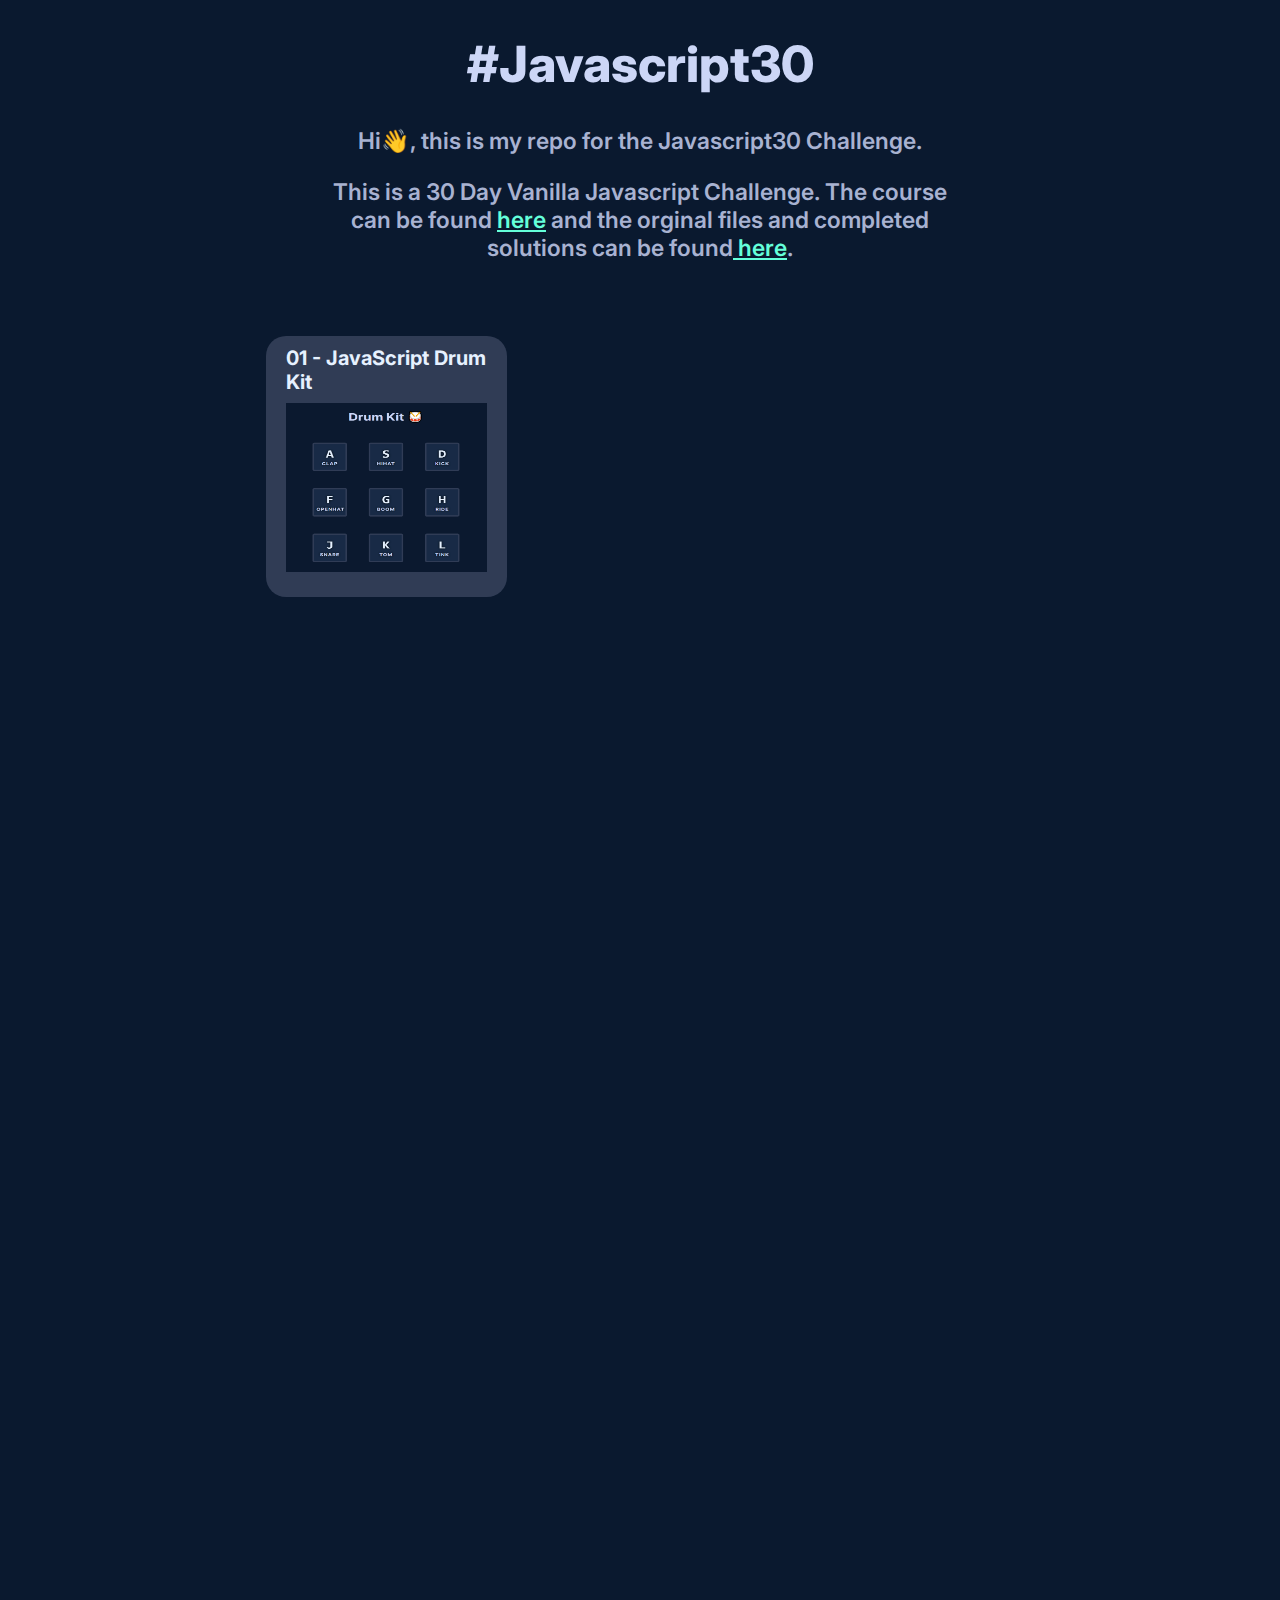
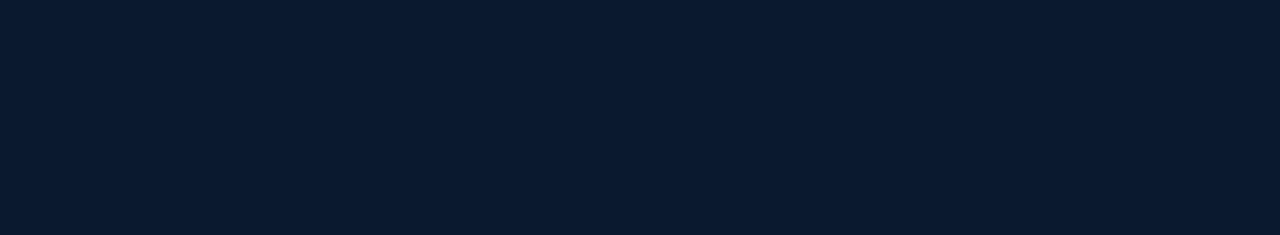
<file: index.html>
<!DOCTYPE html>
<html lang="en">

<head>
    <meta charset="UTF-8">
    <meta name="viewport" content="width=device-width, initial-scale=1.0">
    <title>Javascript 30 Challenge</title>
    <link rel="stylesheet" href="assets/css/style.css" />
</head>

<body>
    <header class="container">
        <h1>#Javascript30</h1>
        <p>Hi👋, this is my repo for the Javascript30 Challenge.</p>
        <p>This is a 30 Day Vanilla Javascript Challenge.
            The course can be found <a href="https://javascript30.com/">here</a> and the orginal files and completed
            solutions can be found<a href="https://github.com/wesbos/JavaScript30"> here</a>.</p>
    </header>
    <div class="parent grid-exercises">
        <div class="excercise">
            <a href="exercises/01 - JavaScript Drum Kit/index.html">01 - JavaScript Drum Kit</a>
            <img alt="gif" src="assets/img/01.gif">
        </div>
    </div>

</body>

</html>
</file>
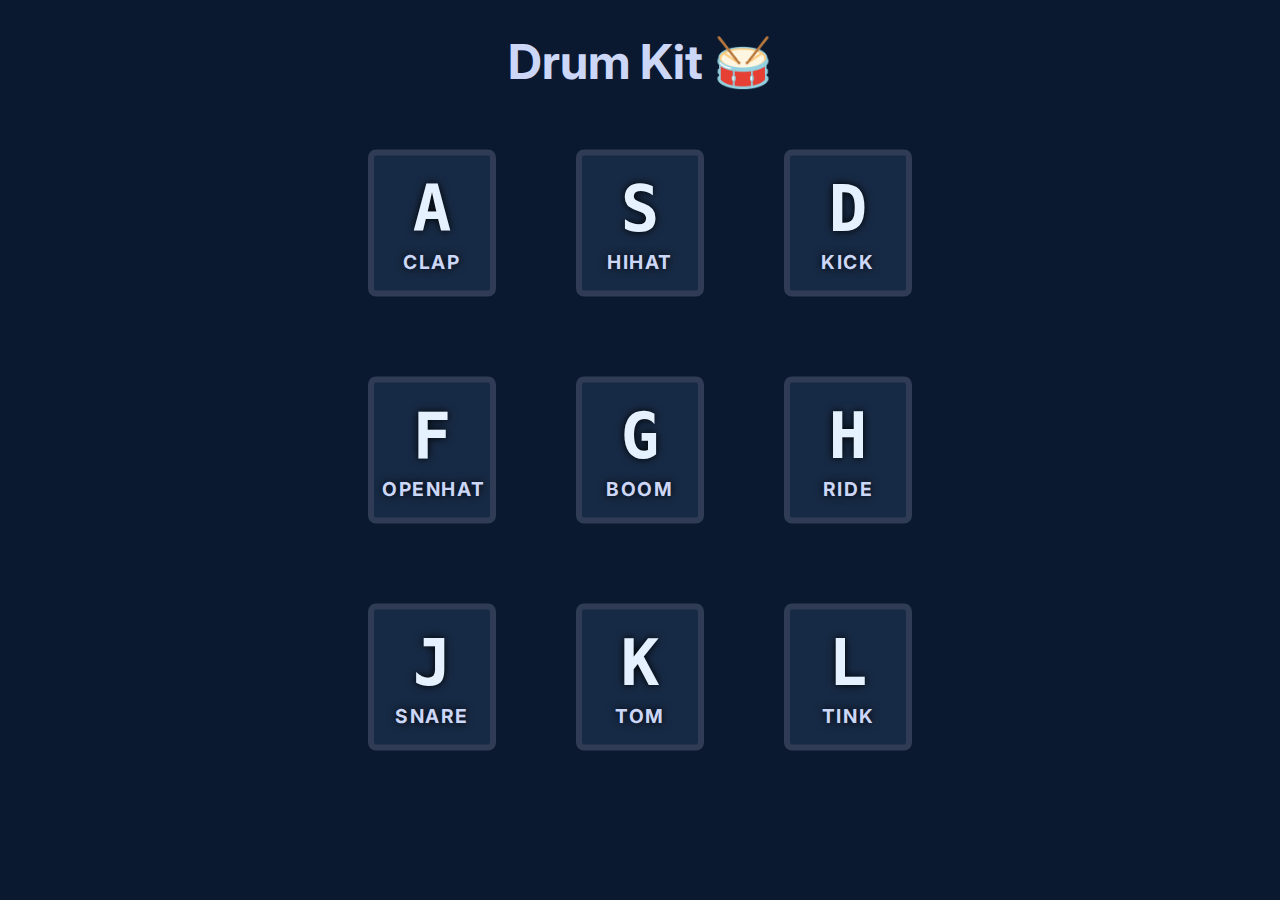
<file: exercises/01 - JavaScript Drum Kit/index.html>
<!DOCTYPE html>
<html lang="en">

<head>
  <meta charset="UTF-8">
  <title>JS Drum Kit</title>
  <link rel="stylesheet" href="style.css">
</head>

<body>
  <h1 class="title">Drum Kit 🥁</h1>
  <div class="keys">
    <div data-key="65" class="key">
      <kbd>A</kbd>
      <span class="sound">clap</span>
    </div>
    <div data-key="83" class="key">
      <kbd>S</kbd>
      <span class="sound">hihat</span>
    </div>
    <div data-key="68" class="key">
      <kbd>D</kbd>
      <span class="sound">kick</span>
    </div>
    <div data-key="70" class="key">
      <kbd>F</kbd>
      <span class="sound">openhat</span>
    </div>
    <div data-key="71" class="key">
      <kbd>G</kbd>
      <span class="sound">boom</span>
    </div>
    <div data-key="72" class="key">
      <kbd>H</kbd>
      <span class="sound">ride</span>
    </div>
    <div data-key="74" class="key">
      <kbd>J</kbd>
      <span class="sound">snare</span>
    </div>
    <div data-key="75" class="key">
      <kbd>K</kbd>
      <span class="sound">tom</span>
    </div>
    <div data-key="76" class="key">
      <kbd>L</kbd>
      <span class="sound">tink</span>
    </div>
  </div>

  <audio data-key="65" src="sounds/clap.wav"></audio>
  <audio data-key="83" src="sounds/hihat.wav"></audio>
  <audio data-key="68" src="sounds/kick.wav"></audio>
  <audio data-key="70" src="sounds/openhat.wav"></audio>
  <audio data-key="71" src="sounds/boom.wav"></audio>
  <audio data-key="72" src="sounds/ride.wav"></audio>
  <audio data-key="74" src="sounds/snare.wav"></audio>
  <audio data-key="75" src="sounds/tom.wav"></audio>
  <audio data-key="76" src="sounds/tink.wav"></audio>

  <script>
    function playSound(e) {
      const audio = document.querySelector(`audio[data-key="${e.keyCode}"]`)
      const key = document.querySelector(`.key[data-key="${e.keyCode}"]`)
      if (!audio) return
      audio.currentTime = 0; // rewind to start
      audio.play()
      key.classList.add('playing')
    }

    function removeTransition(e) {
      if (e.propertyName !== 'transform') return
      this.classList.remove('playing')
    }

    const keys = document.querySelectorAll('.key')
    keys.forEach(key => key.addEventListener('transitionend', removeTransition))

    window.addEventListener('keydown', playSound);
  </script>
</body>

</html>
</file>
<file: assets/css/style.css>
@import url("https://fonts.googleapis.com/css2?family=Inter:wght@400;500;600;700;800&family=Roboto:wght@400;500;700&display=swap");

* {
    box-sizing: border-box;
}

body {
    font-family: "Inter";
    font-size: 20px;
    padding: 0;
    margin: 0;
    background-color: #0a192f;
}

.container {
    margin: 0 auto;
    text-align: center;
    width: 50%;
}

.container a {
    color: #64ffda;
}

.container h1 {
    font-family: Inter;
    font-weight: 800;
    font-size: 50px;
    color: rgb(204, 214, 246);
}

.container p {
    font-family: Inter;
    font-weight: 600;
    font-size: 23px;
    color: #a8b2d1;
}

.parent {
    display: grid;
    grid-template-columns: repeat(4, 0.5fr);
    grid-template-rows: repeat(5, 1fr);
    grid-column-gap: 10px;
    grid-row-gap: 10px;
    margin: 5%;
    margin-left: 20%;
    margin-right: 20%;
}

.excercise {
    border-radius: 20px;
    height: 261px;
    width: 241px;
    margin: 10px;
    padding: 10px 20px;
    color: rgba(247, 247, 247, 0.933);
    background: #303c55;
}
.excercise a {
    text-decoration: none;
    cursor: pointer;
    color: #e6f1ff;
    font-size: 20px;
    font-weight: 700;
    font-style: normal;
    font-family: "Inter", sans-serif;
}
.excercise a:hover {
    color: #64ffda;
}
.excercise img {
    margin-top: 9px;
    width: 100%;
    height: 70%;
}

.excercise {
    transition: 0.5s ease;
}

.excercise:hover {
    -webkit-transform: scale(1.1);
    -ms-transform: scale(1.1);
    transform: scale(1.1);
    transition: 0.3s ease;
}
</file>
<file: exercises/01 - JavaScript Drum Kit/style.css>
@import url("https://fonts.googleapis.com/css2?family=Inter:wght@400;500;600;700;800&family=Roboto:wght@400;500;700&display=swap");

* {
  box-sizing: border-box;
}

html {
  background-color: #0a192f;
}

body,
html {
  margin: 0;
  padding: 0;
  font-family: sans-serif;
}

.title {
  text-align: center;
  font-family: Inter;
  font-size: 3rem;
  font-weight: 700;
  color: #ccd6f6;
}

.keys {
  display: grid;
  grid-template-columns: repeat(3, 8rem);
  grid-template-rows: repeat(2, 1fr);
  grid-column-gap: 5rem;
  grid-row-gap: 5rem;
  position: absolute;
  left: 50%;
  top: 50%;
  transform: translate(-50%, -50%);
}

.key {
  align-items: center;
  justify-content: center;
  text-align: center;
  padding: 1rem 0.5rem;
  border: 0.4rem solid #303c55;
  border-radius: 0.5rem;
  font-family: Inter;
  font-weight: 700;
  font-size: 1.5rem;
  transition: all 0.07s ease;
  color: #e6f1ff;
  background: #172a45;
  text-shadow: 0 0 0.5rem black;
}

.playing {
  transform: scale(1.1);
  border-color: #64ffda;
  box-shadow: 0 0 1rem #64ffda;
}

kbd {
  display: block;
  font-size: 4rem;
}

.sound {
  font-size: 1.2rem;
  text-transform: uppercase;
  letter-spacing: 0.1rem;
  color: #ccd6f6;
}
</file>
